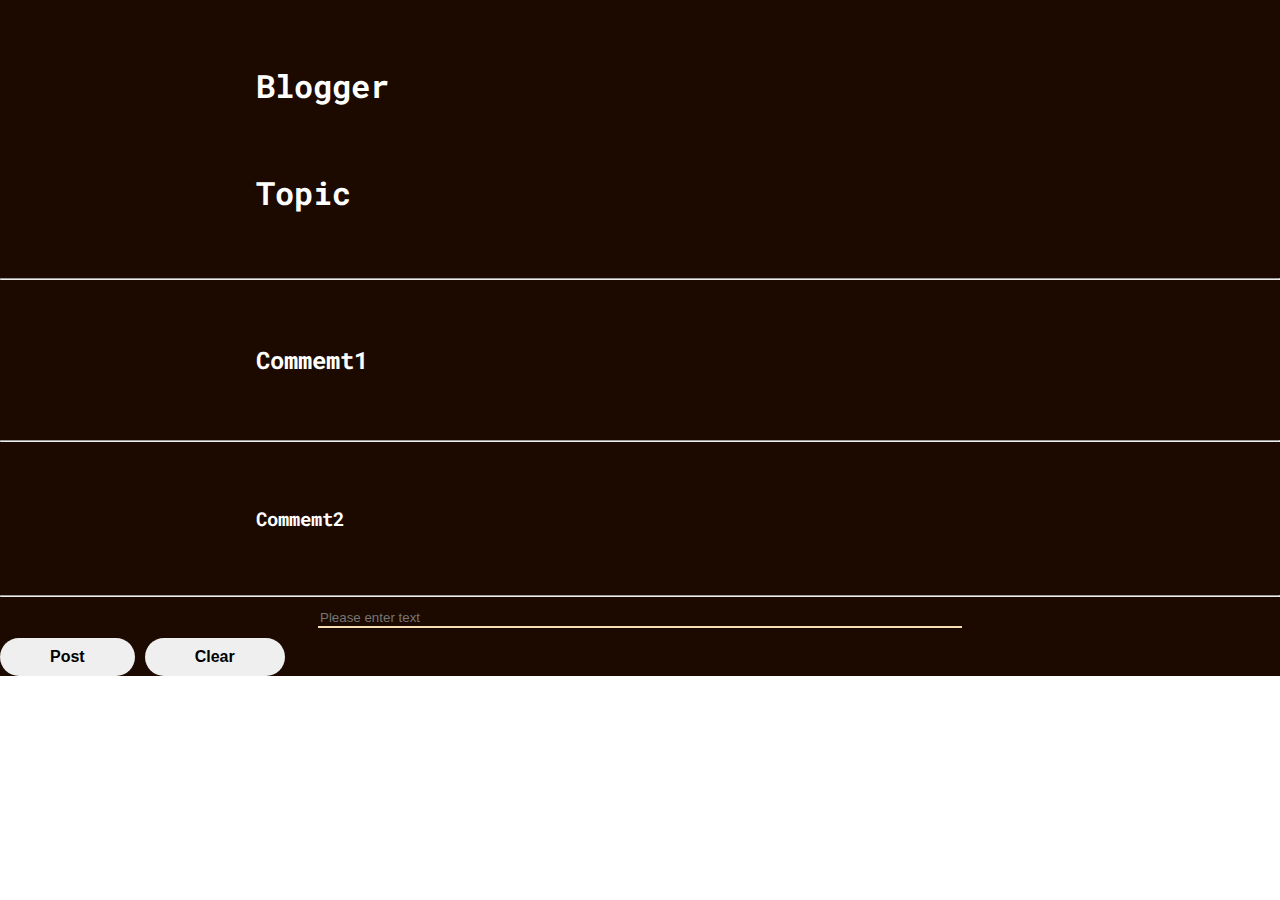
<file: Portfolio/AssignmentFile/assignment5/index.html>
<!DOCTYPE html>
<html lang="en">
<head>
    <meta charset="UTF-8">
    <meta http-equiv="X-UA-Compatible" content="IE=edge">
    <meta name="viewport" content="width=device-width, initial-scale=1.0">
	<link rel="stylesheet" href="styleblogger.css">
	<link rel="preconnect" href="https://fonts.googleapis.com">
<link rel="preconnect" href="https://fonts.gstatic.com" crossorigin>
<link href="https://fonts.googleapis.com/css2?family=Roboto+Mono:wght@400;500&display=swap" rel="stylesheet">
    <title>Document</title>
</head>
<body>
	<div class="box">
			<h1>Blogger</h1>
    		<div id="topic1"><h1>Topic</h1></div>
			<hr>
			<div id="comment1"><h2>Commemt1</h2></div>
			<hr>
			<div id="comment2"><h3>Commemt2</h3></div>
			<hr>
		<div class="inputcontainer">
			<input name="inputtext" id="inputtext" placeholder="Please enter text">
			<br/>
		</div>
		<div>
			<button type="button" onclick="postFunction()">Post</button>
			<button type="button" onclick="clearFunction()">Clear</button>
		</div>
	</div>	
	<script src="BloggerJS.js"></script>
</body>
</html>
</file>
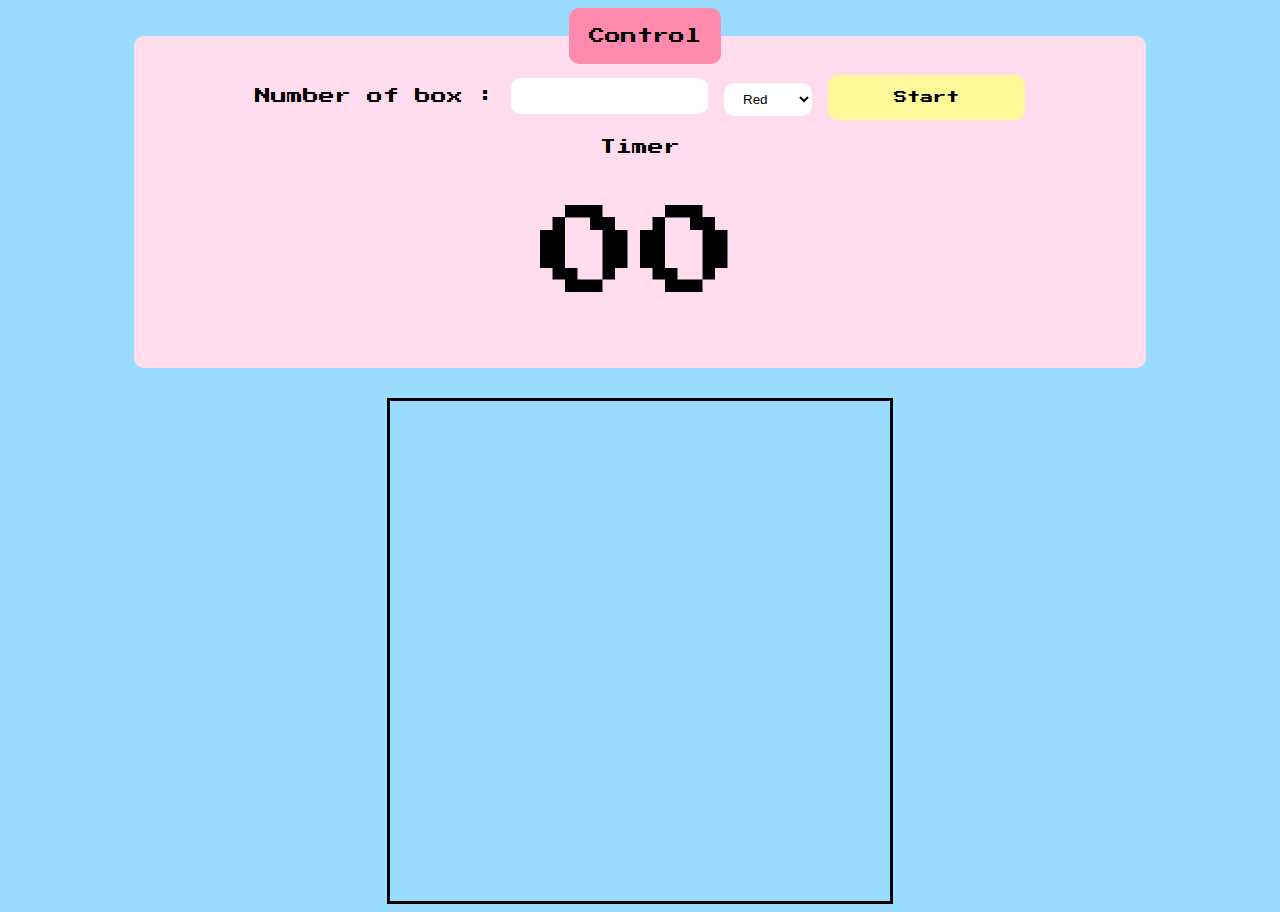
<file: Portfolio/AssignmentFile/assignment7/index.html>
<!DOCTYPE html>
<html>
	<head>
		<meta charset="UTF-8">
		<title>Square game</title>
		<script type="text/javascript" src="game.js"></script>
		<link rel="stylesheet" type="text/css" href="game.css">
		<link rel="preconnect" href="https://fonts.googleapis.com"> 
		<link rel="preconnect" href="https://fonts.gstatic.com" crossorigin> 
		<link href="https://fonts.googleapis.com/css2?family=Press+Start+2P&display=swap" rel="stylesheet">
	</head>
	<body>
		<!-- these codes were adapted from https://courses.cs.washington.edu/courses/cse154/17sp/lecture/more-dom/code/squares.html  -->

		<fieldset>
			<legend>Control</legend>
			Number of box : 
			<input type="text" name="numbox" id="numbox">
			<select class="select" name="color" id = "color">
  				<option value="red">Red</option>
  				<option value="blue">Blue</option>
  				<option value="green">Green</option>
			</select>
			<button class="startbutton" id="start">Start</button>
			<div class="timetext" id="timerClock"> Timer
				<div class="clock" id="clock">00</div>
			</div>
		</fieldset>

		<div id="game-container">
			<div id="game-layer"></div>
		</div>
	
	</body>
</html>
</file>
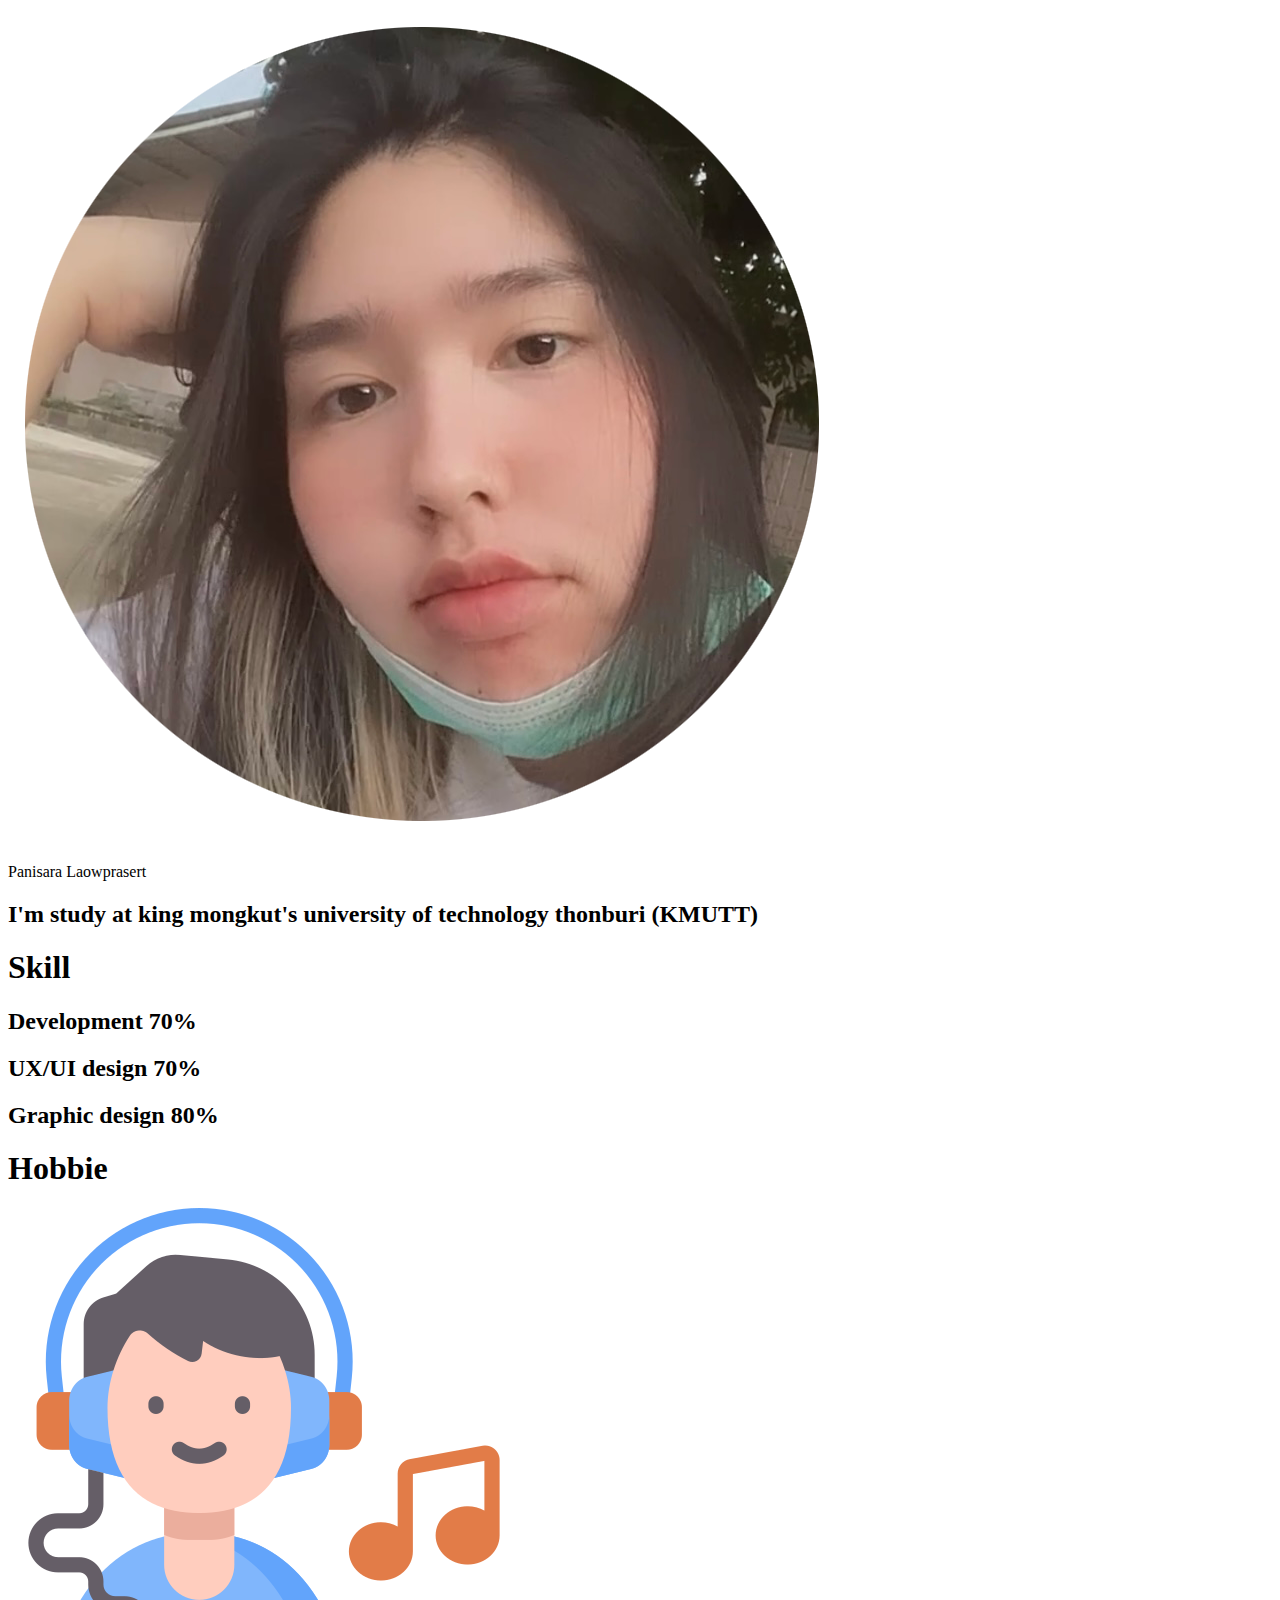
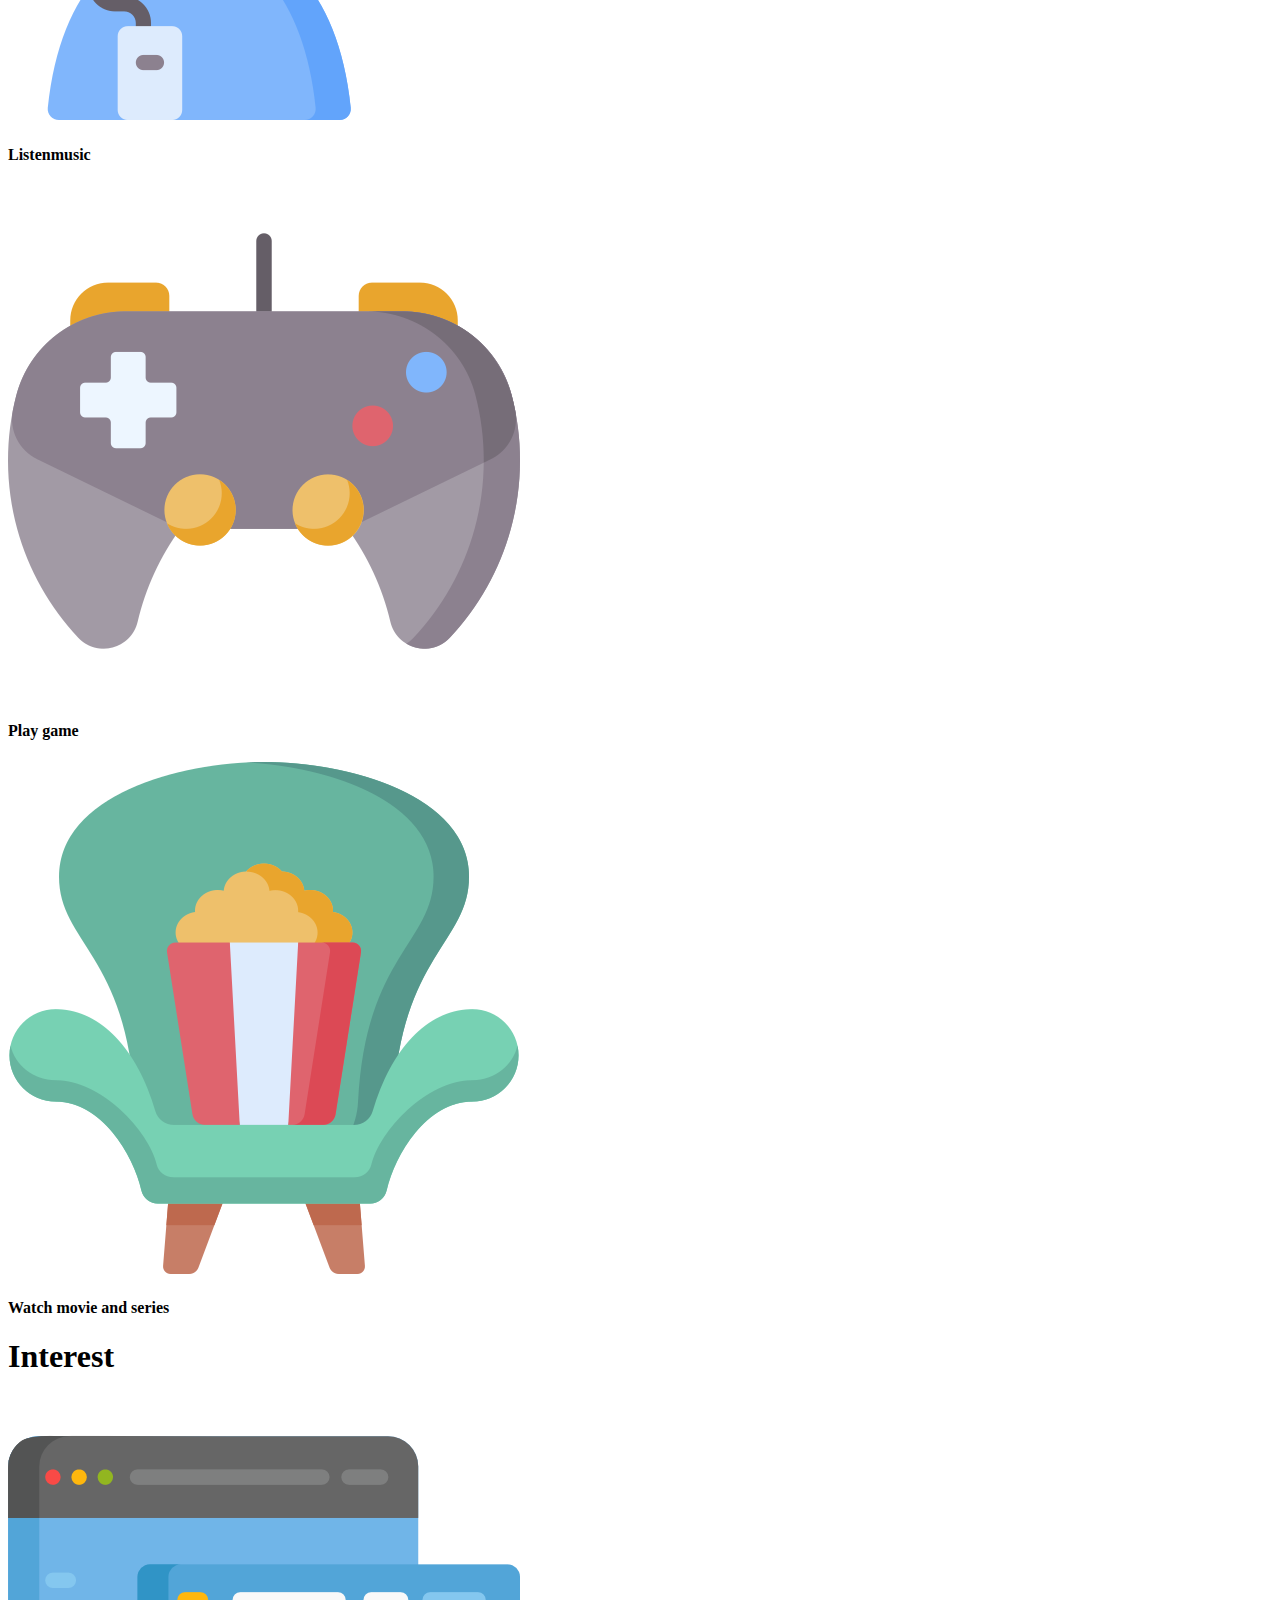
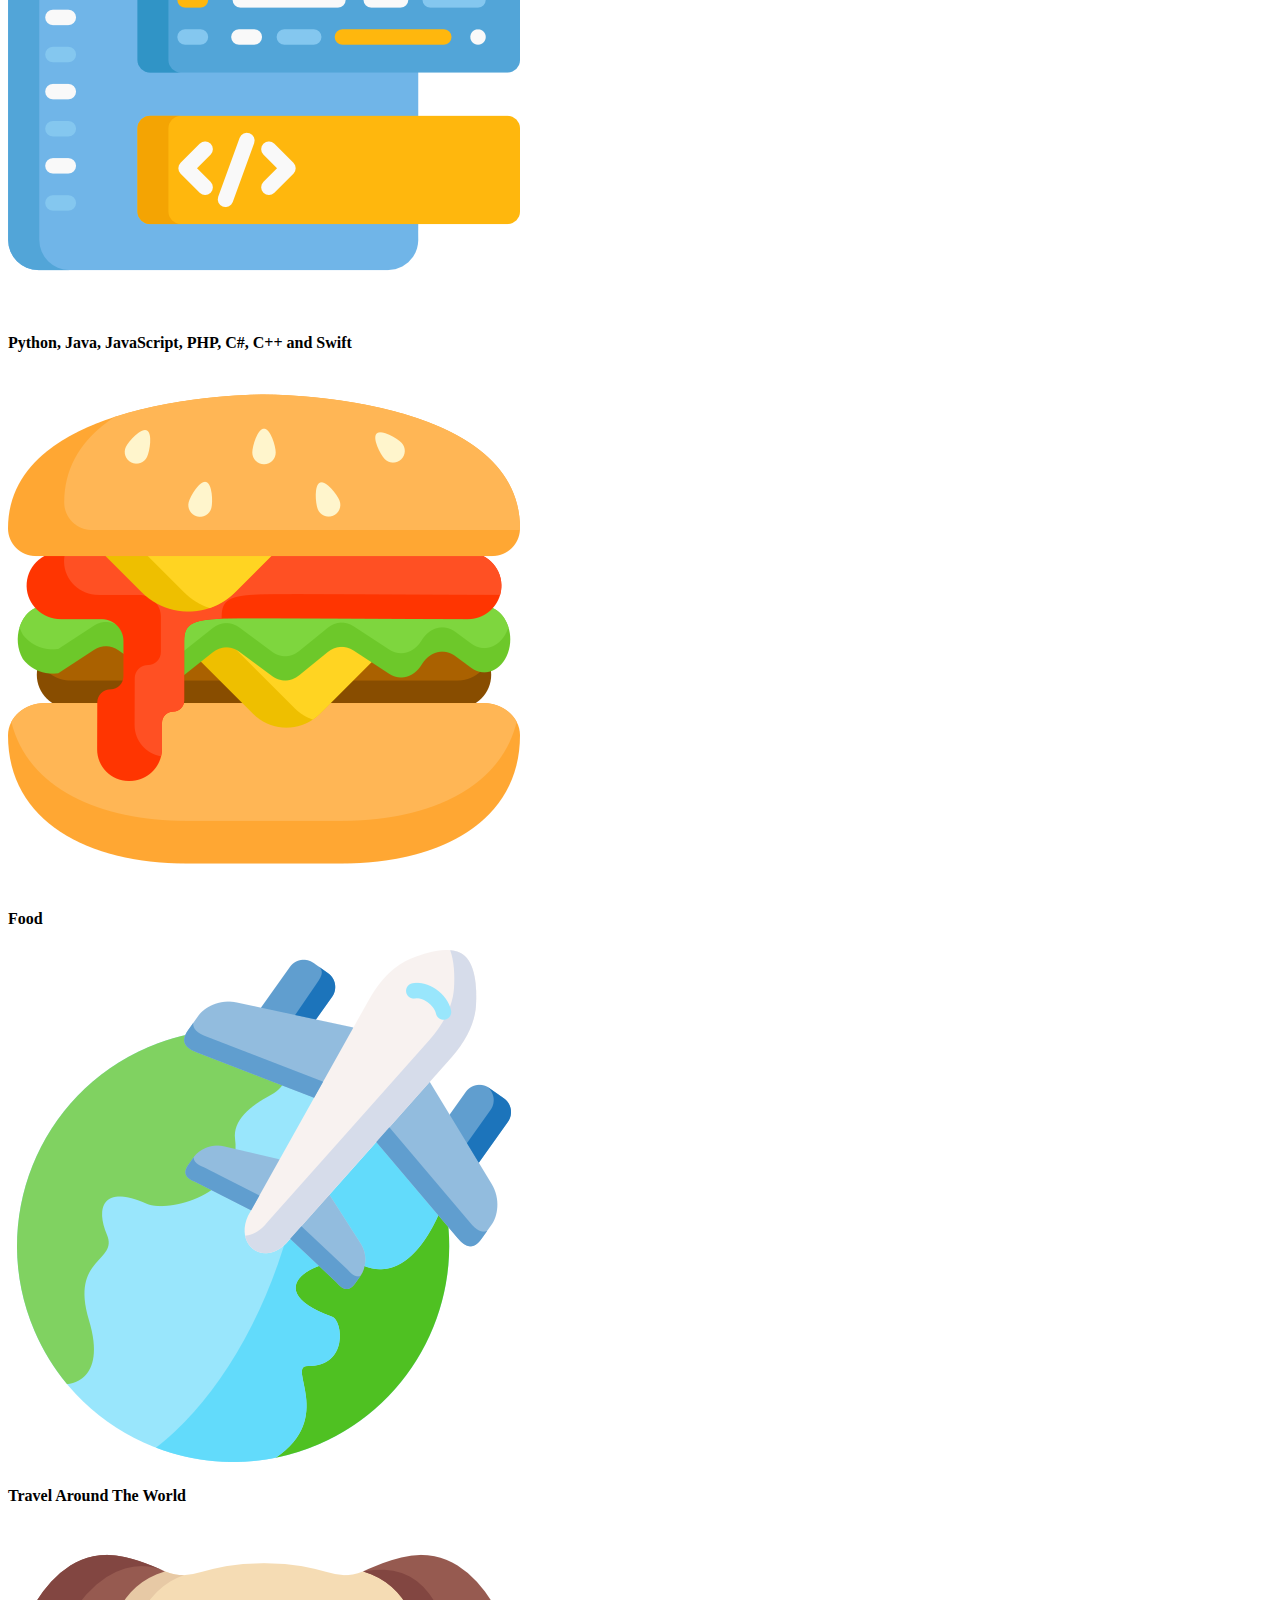
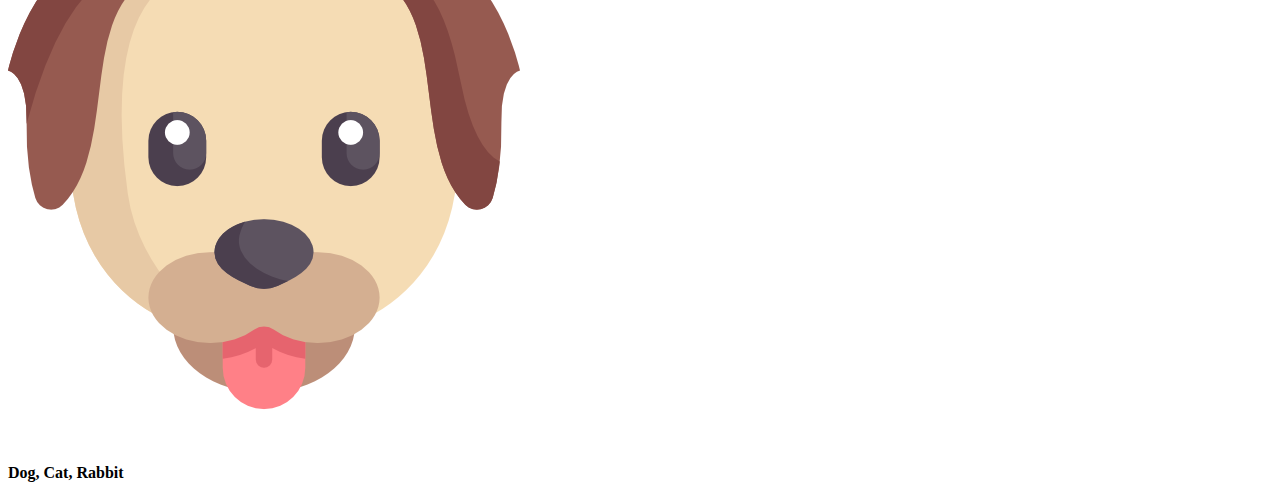
<file: Portfolio/AssignmentFile/assignment1/index1.html>
<!DOCTYPE html>
<html lang="en">
<head>
    <meta charset="UTF-8">
    <meta http-equiv="X-UA-Compatible" content="IE=edge">
    <meta name="viewport" content="width=device-width, initial-scale=1.0">
    <title>Portfolio web page</title>
</head>
<body>
    <div class="profile">
        <img class="imgparn" src="imgparn.png" alt="Imagepanisara">
        <p>Panisara Laowprasert</p>
        <h2>I'm study at king mongkut's university of technology thonburi (KMUTT)</h2>
        <div class="social">
            <a href="https://web.facebook.com/pphanisara.laoprasert/" target="_blank">
                <i class="fa-brands fa-facebook"></i>
            </a>
            <a href="https://l.facebook.com/l.php?u=https%3A%2F%2Fwww.instagram.com%2F_u%2Fparnnpnsrr%3Ffbclid%3DIwAR0qTcMXwFwljX3la0isltjBozM8nklHP9AVAXyE0xHRqVp5FxpEQwuiyq0&h=AT0Uq7A0jYoRbClqG30q21GiYJMBlYIC5fq6OyqdkDgqAU8EQ2ofnC5LeaIDLmNkM4L7UpKXuJOcYgNXznZjkemCXpWlWXAcySV7RfbH570POjvmkxXtVRhjmlUy1U8oVW7xrKbnc0TwTaMc">
                <i class="fa-brands fa-instagram"></i>
            </a>
            <a href="https://l.facebook.com/l.php?u=https%3A%2F%2Fline.me%2Fti%2Fp%2FWYu0Bhw8ps%3Ffbclid%3DIwAR0EyjlVs6oLKhWqWZE-eWHslxA_er0P7qlxSfERHi9kSteVYi7A0XHSVwU&h=AT1BT2F9IFcrz3hXStj06xEw4RvrnzEY6Ui19XQiOeG9Uqne1e1TI11BmyGVXT4wFXWufYpn4oanxiysHhEkgf34h4IqkDo61LnHtX02Yx8TcmssX_tXCUcmh3vH1A3qHJDG8qrkwyb_glQY_J9x3uQEriw" target="_blank">
                <i class="fa-brands fa-line"></i>
            </a>            
        </div>
    </div>
    <h1>Skill</h1>
    <div class="aboutme">
        <div class="skill">
            <li>
                <h2>Development 70%</h2><span class="skillbar"><span class="development"></span></span>
            </li>
            <li>
                <h2>UX/UI design 70%</h2><span class="skillbar"><span class="uxuidesign"></span></span>
            </li>
            <li>
                <h2>Graphic design 80%</h2><span class="skillbar"><span class="photography"></span></span>
            </li>
        </div>
    </div>
    <h1>Hobbie</h1>
    <div class="boxhobbie">
        <div class="hobbieitem">
            <div class="listenbox">
                <img class="listen" src="listen.png" alt="listenmusic">
                <h4>Listenmusic</h4>
            </div>
        </div>
        <div class="hobbieitem">
            <div class="gamingbox">
                <img class="gaming" src="gaming.png" alt="playgame">
                <h4>Play game</h4>
            </div>
        </div>
        <div class="hobbieitem">
            <div class="watchbox">
                <img class="watch" src="watch.png" alt="watchmovie">
                <h4>Watch movie and series</h4>
            </div>
        </div>
    </div>
    <h1>Interest</h1>
    <div class="boxinterest">
        <div class="interestitem">
            <div class="codingbox">
                <img class="coding" src="coding.png" alt="code">
                <h4>Python, Java, JavaScript, PHP, C#, C++ and Swift</h4>
            </div>
        </div>
        <div class="interestitem">
            <div class="foodbox">
                <img class="food" src="burger.png" alt="food">
                <h4>Food</h4>
            </div>
        </div>
        <div class="interestitem">
            <div class="travelbox">
                <img class="travel" src="travel.png" alt="travel">
                <h4>Travel Around The World</h4>
            </div>
        </div>
        <div class="interestitem">
            <div class="petshbox">
                <img class="pets" src="dog.png" alt="pets">
                <h4>Dog, Cat, Rabbit</h4>
            </div>
        </div>
    </div>
</body>
</html>
</file>
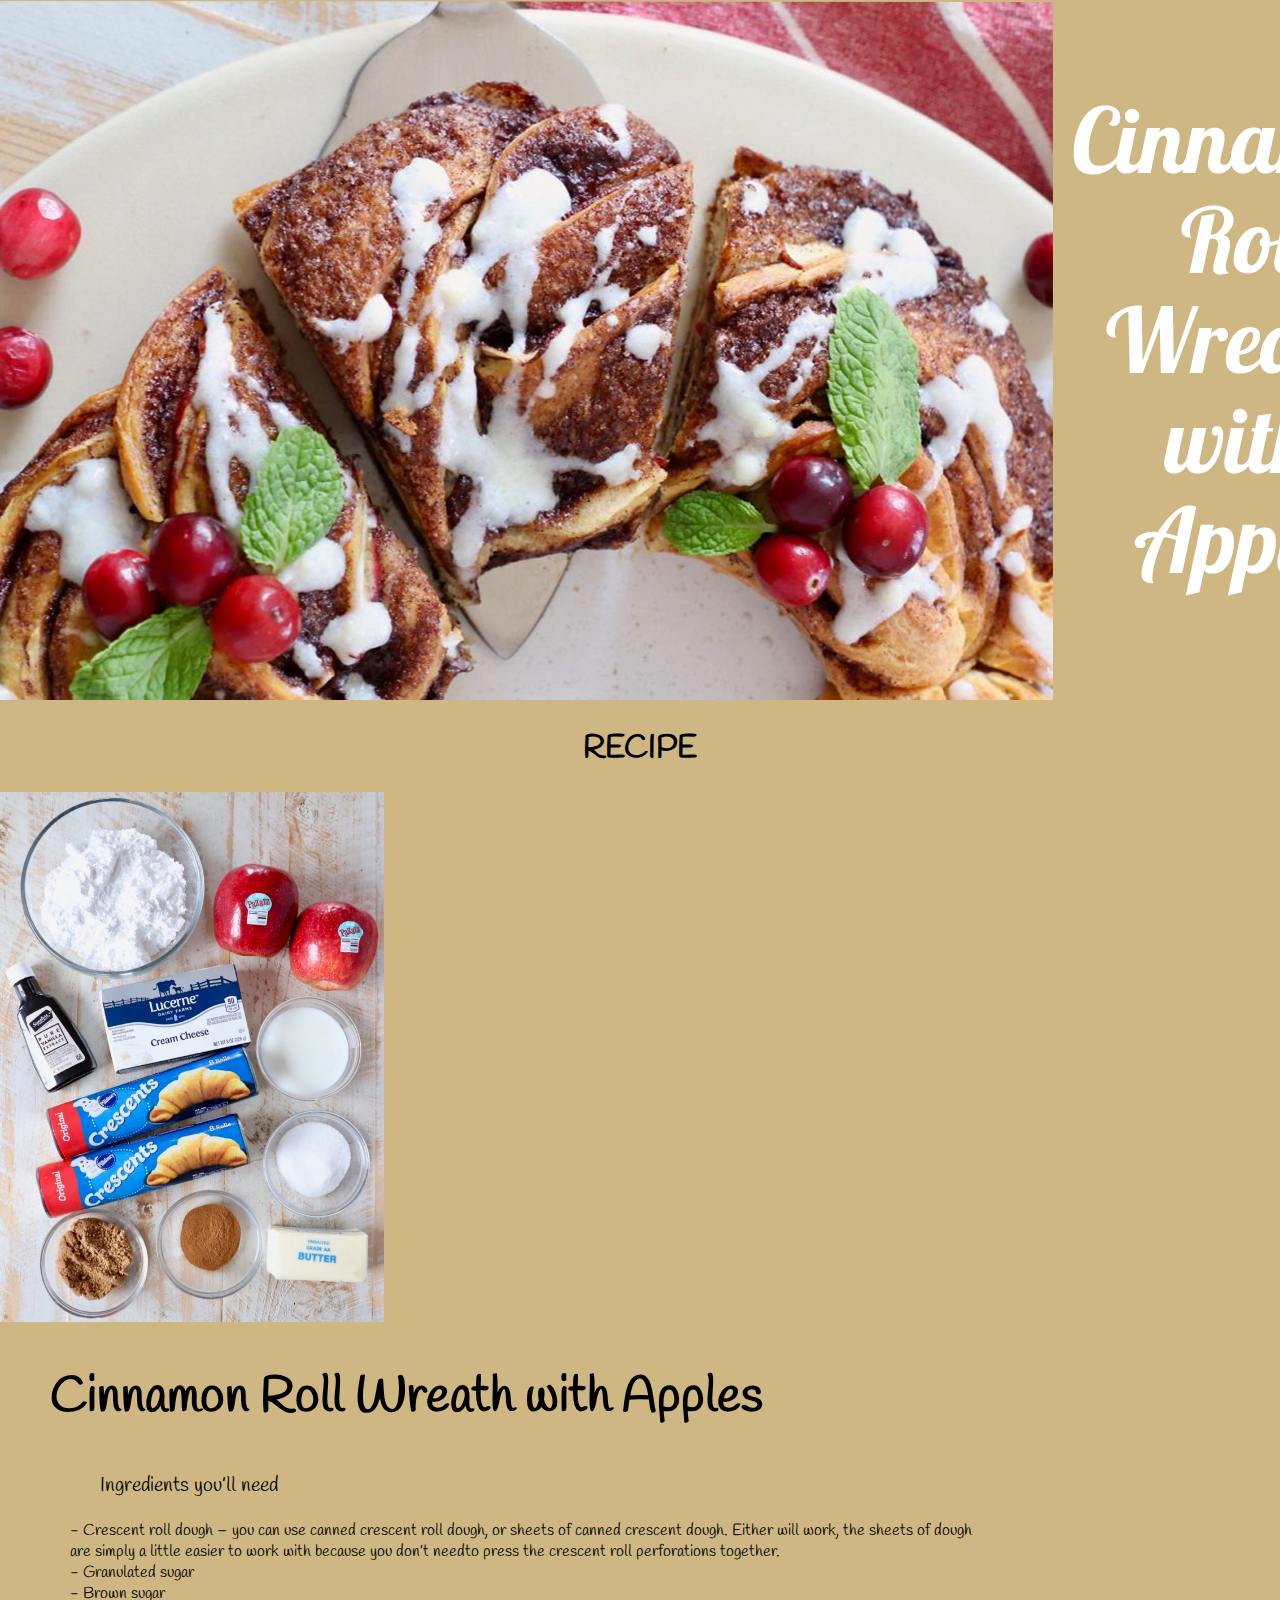
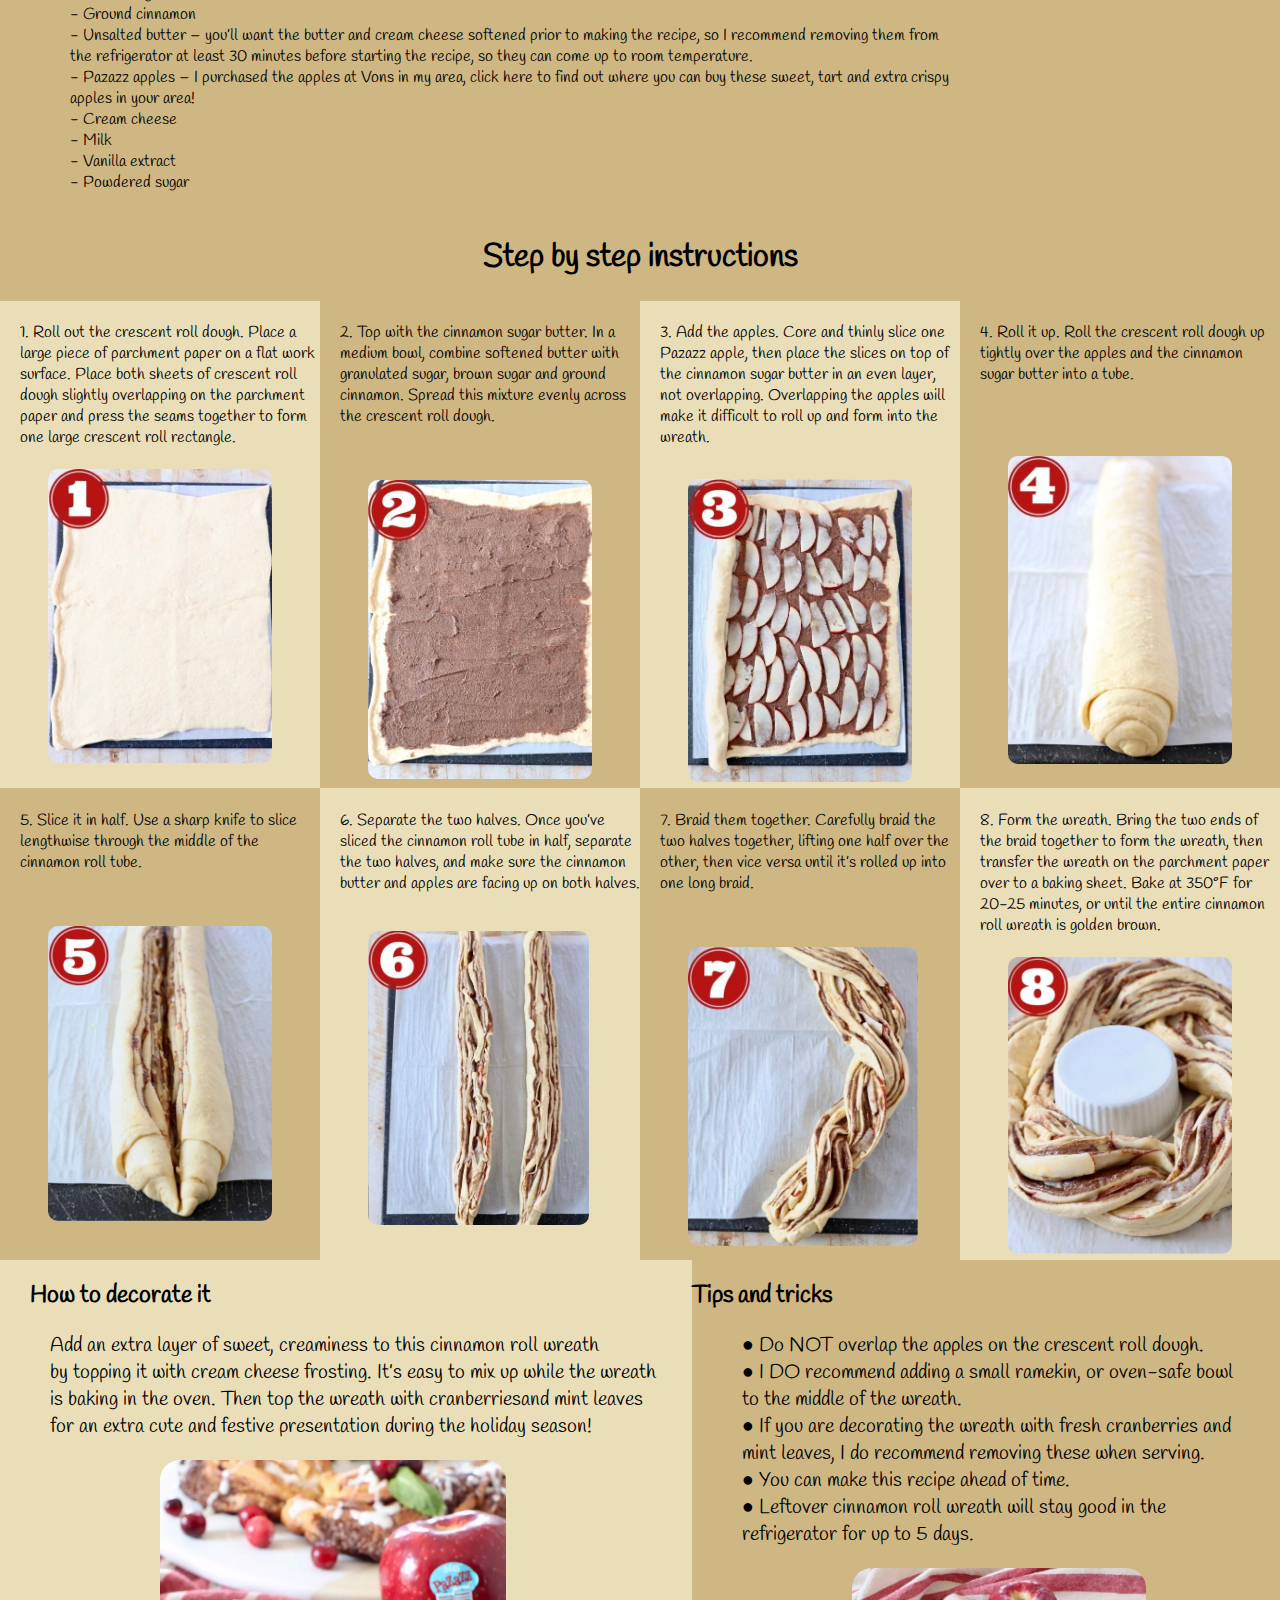
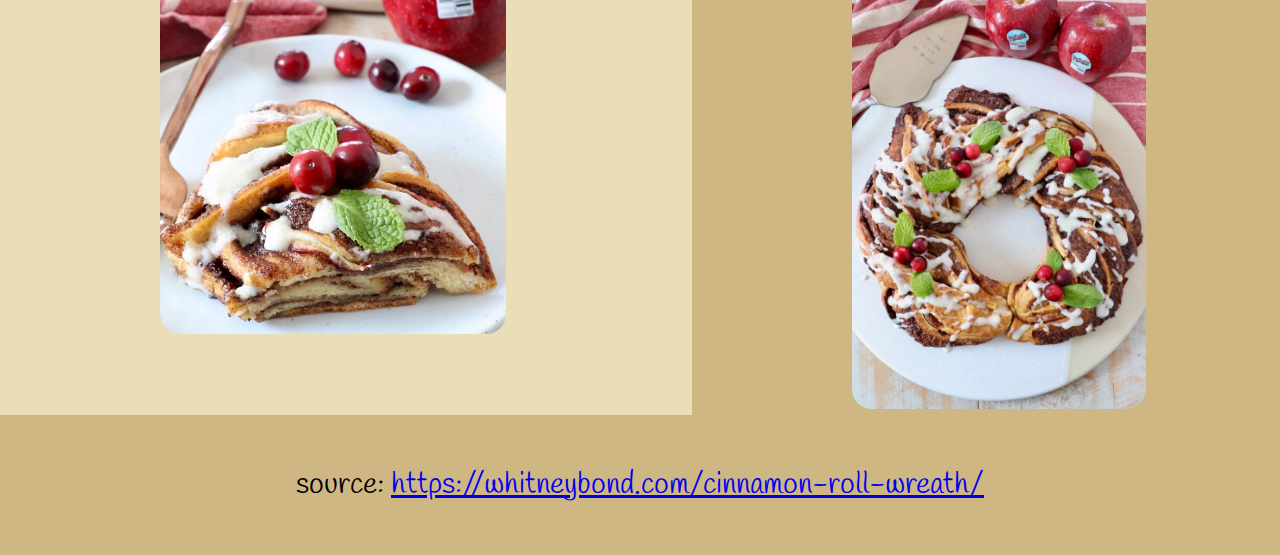
<file: Portfolio/AssignmentFile/assignment3/recipe.html>
<!DOCTYPE html>
<html>
<head>
	<meta charset='utf-8'>
	<meta http-equiv='X-UA-Compatible' content='IE=edge'>
	<title>Cinnamon Roll Wreath with Apples</title>
	<meta name='viewport' content='width=device-width, initial-scale=1'>
	<link rel="stylesheet" href="stylecinnamon.css">
	<link rel="preconnect" href="https://fonts.googleapis.com"> 
<link rel="preconnect" href="https://fonts.gstatic.com" crossorigin> 
<link href="https://fonts.googleapis.com/css2?family=Fredoka+One&family=Handlee&family=Mukta:wght@200;300;400;500;600;700;800&display=swap" rel="stylesheet">
</head>
<body>
	<img class="coverpic" src="pic/cover.png">
	<h1>RECIPE</h1>
	<div class="container">
			<img class="cinnamon1img" src="pic/cinnamon-1.jpeg" alt="">
		<div class="ingredientsbox">
			<h2 class="cinnamonname">Cinnamon Roll Wreath with Apples</h2>
			<h3>Ingredients you’ll need</h3>
			<h4>
				- Crescent roll dough – you can use canned crescent roll dough, or sheets of canned crescent dough. Either will work, the sheets of dough <br>
				are simply a little easier to work with because you don’t needto press the crescent roll perforations together. <br>
				- Granulated sugar <br>
				- Brown sugar <br>
				- Ground cinnamon <br>
				- Unsalted butter – you’ll want the butter and cream cheese softened prior to making the recipe, so I recommend removing them from <br>
				the refrigerator at least 30 minutes before starting the recipe, so they can come up to room temperature.<br>
				- Pazazz apples – I purchased the apples at Vons in my area, click here to find out where you can buy these sweet, tart and extra crispy <br> 
				apples in your area!<br>
				- Cream cheese<br>
				- Milk<br>
				- Vanilla extract<br>
				- Powdered sugar<br>
			</h4>
		</div>
	</div>
	<div class="stepbox">
		<h1 class="step">Step by step instructions</h1>
		<div class="containerstep1">
			<div class="stepbox1">
				<h4>
					1. Roll out the crescent roll dough. Place a large piece of parchment paper on a flat work surface. 
					Place both sheets of crescent roll dough slightly overlapping on the parchment paper and press the seams 
					together to form one large crescent roll rectangle.
				</h4>
				<img class="step1img" src="pic/1.jpg" alt="step instructions">
			</div>
			<div class="stepbox2">
				<h4>
					2. Top with the cinnamon sugar butter. In a medium bowl, combine softened butter with granulated sugar, 
					brown sugar and ground cinnamon. Spread this mixture evenly across the crescent roll dough.
				</h4>
				<img class="step2img" src="pic/2.jpg" alt="step instructions">
			</div>
			<div class="stepbox3">
				<h4>
					3. Add the apples. Core and thinly slice one Pazazz apple, then place the slices on top of the cinnamon sugar 
					butter in an even layer, not overlapping. Overlapping the apples will make it difficult to roll up and form into the wreath.
				</h4>
				<img class="step3img" src="pic/ 3.jpg" alt="step instructions">
			</div>
			<div class="stepbox4">
				<h4>
					4. Roll it up. Roll the crescent roll dough up tightly over the apples and the cinnamon sugar butter into a tube.
				</h4>
				<img class="step4img" src="pic/4.jpg" alt="step instructions">
			</div>
		</div>
		<div class="containerstep2">
			<div class="stepbox5">
				<h4>
					5. Slice it in half. Use a sharp knife to slice lengthwise through the middle of the cinnamon roll tube.
				</h4>
				<img class="step5img" src="pic/5.jpg" alt="step instructions">
			</div>
			<div class="stepbox6">
				<h4>
					6. Separate the two halves. Once you’ve sliced the cinnamon roll tube in half, separate the two halves, and make sure 
					the cinnamon butter and apples are facing up on both halves.
				</h4>
				<img class="step6img" src="pic/6.jpg" alt="step instructions">
			</div>
			<div class="stepbox7">
				<h4>
					7. Braid them together. Carefully braid the two halves together, lifting one half over the other, then vice versa until it’s 
					rolled up into one long braid.
				</h4>
				<img class="step7img" src="pic/7.jpg" alt="step instructions">
			</div>
			<div class="stepbox8">
				<h4>
					8. Form the wreath. Bring the two ends of the braid together to form the wreath, then transfer the wreath on the parchment paper over 
					to a baking sheet. Bake at 350°F for 20-25 minutes, or until the entire cinnamon roll wreath is golden brown.
				</h4>
				<img class="step8img" src="pic/8.jpg" alt="step instructions">
			</div>
		</div>
	</div>
	<div class="container2">
		<div class="decoratebox">
			<h2 class="decorate">How to decorate it</h2>
			<h3>
				Add an extra layer of sweet, creaminess to this cinnamon roll 
				wreath <br> by topping it with cream cheese frosting. It’s easy to mix
				up while the wreath <br> is baking in the oven. Then top the wreath  
				with cranberriesand mint leaves for an extra cute and festive 
				presentation during the holiday season!
			</h3>
			<img class="decorateimg" src="pic/cinnamon-3.jpeg" alt="How to decorate">
		</div>
		<div class="tipsbox">
			<h2 class="tips">Tips and tricks</h2>
			<h3>
				● Do NOT overlap the apples on the crescent roll dough. <br>
				● I DO recommend adding a small ramekin, or oven-safe 
				bowl to the middle of the wreath. <br>
				● If you are decorating the wreath with fresh cranberries 
				and mint leaves, I do recommend removing these when serving. <br>
				● You can make this recipe ahead of time. <br>
				● Leftover cinnamon roll wreath will stay good in 
				the refrigerator for up to 5 days. 
			</h3>
			<img class="tipsimg" src="pic/cinnamon-5.jpeg" alt="How to decorate">
		</div>
	</div>
	<div class="source">
		source: <a href="https://whitneybond.com/cinnamon-roll-wreath/" target="_blank">https://whitneybond.com/cinnamon-roll-wreath/</a> 
	</div>
</body>
</html>
</file>
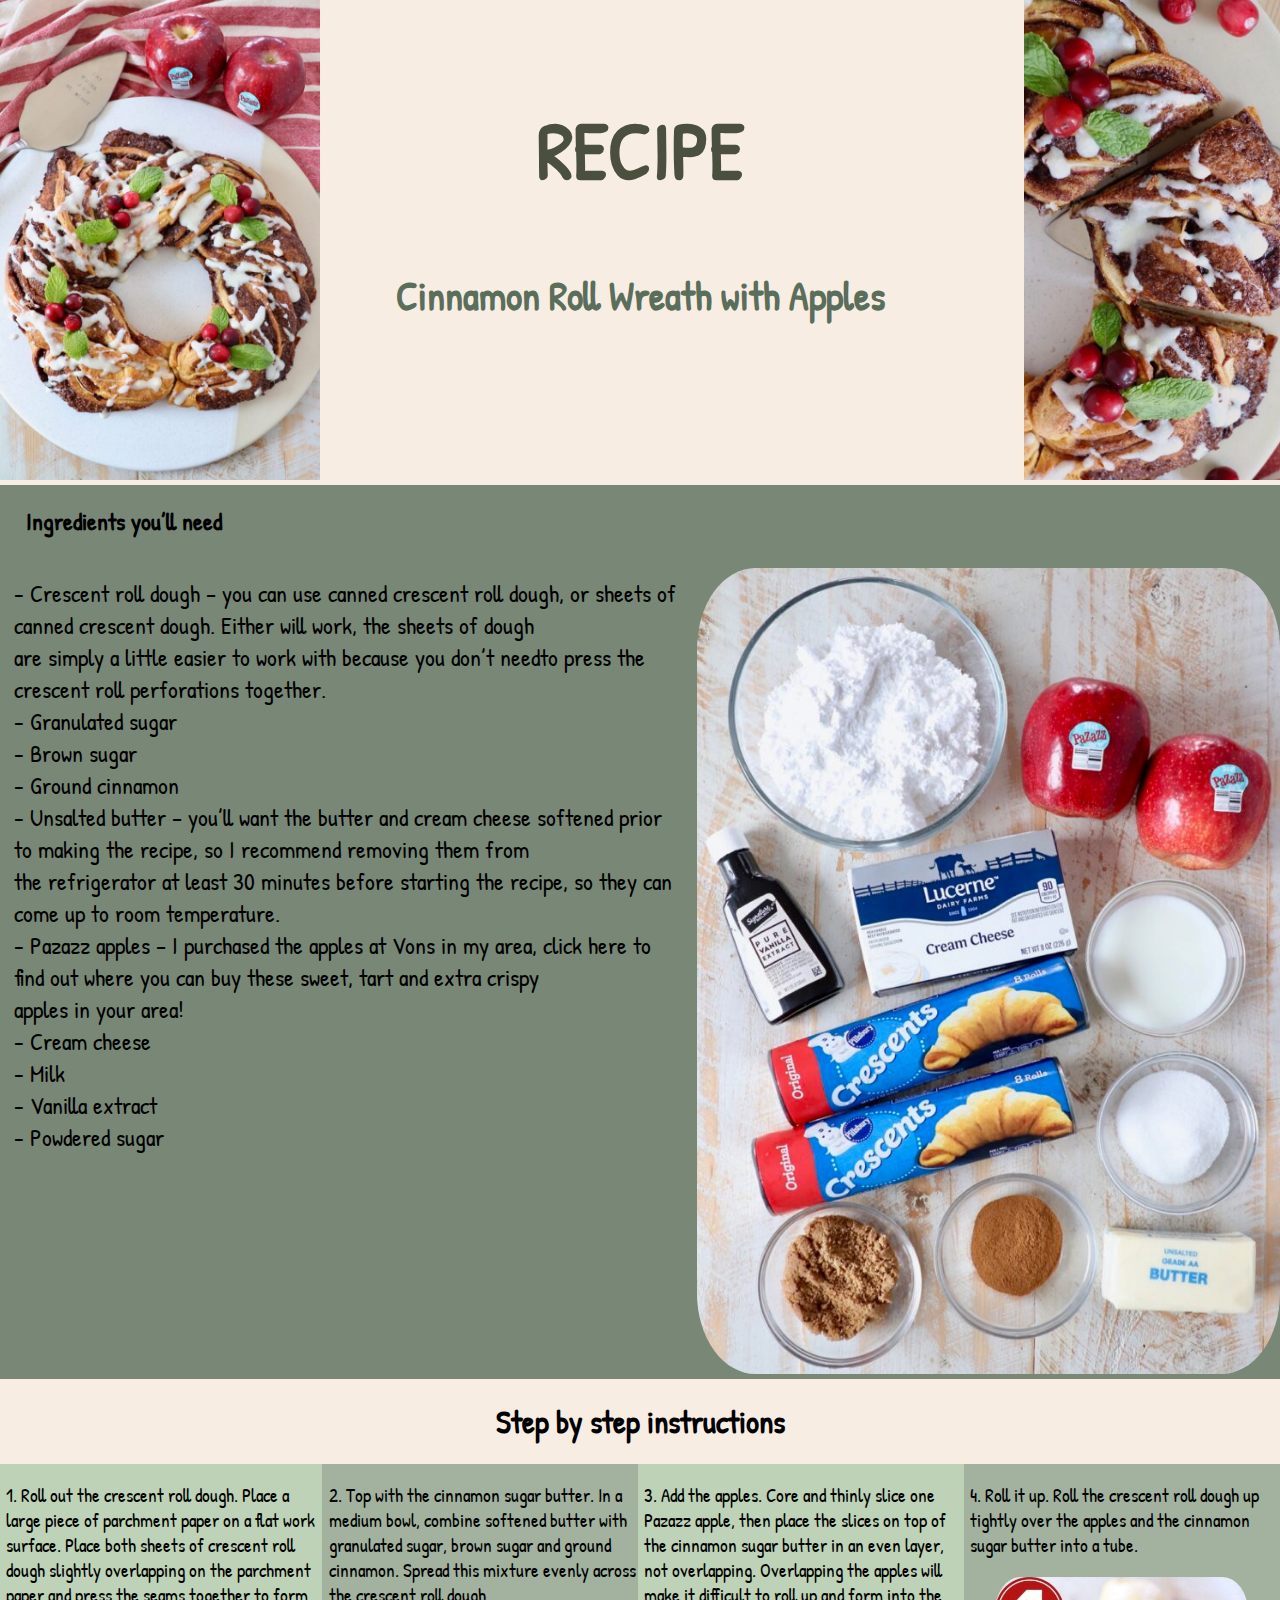
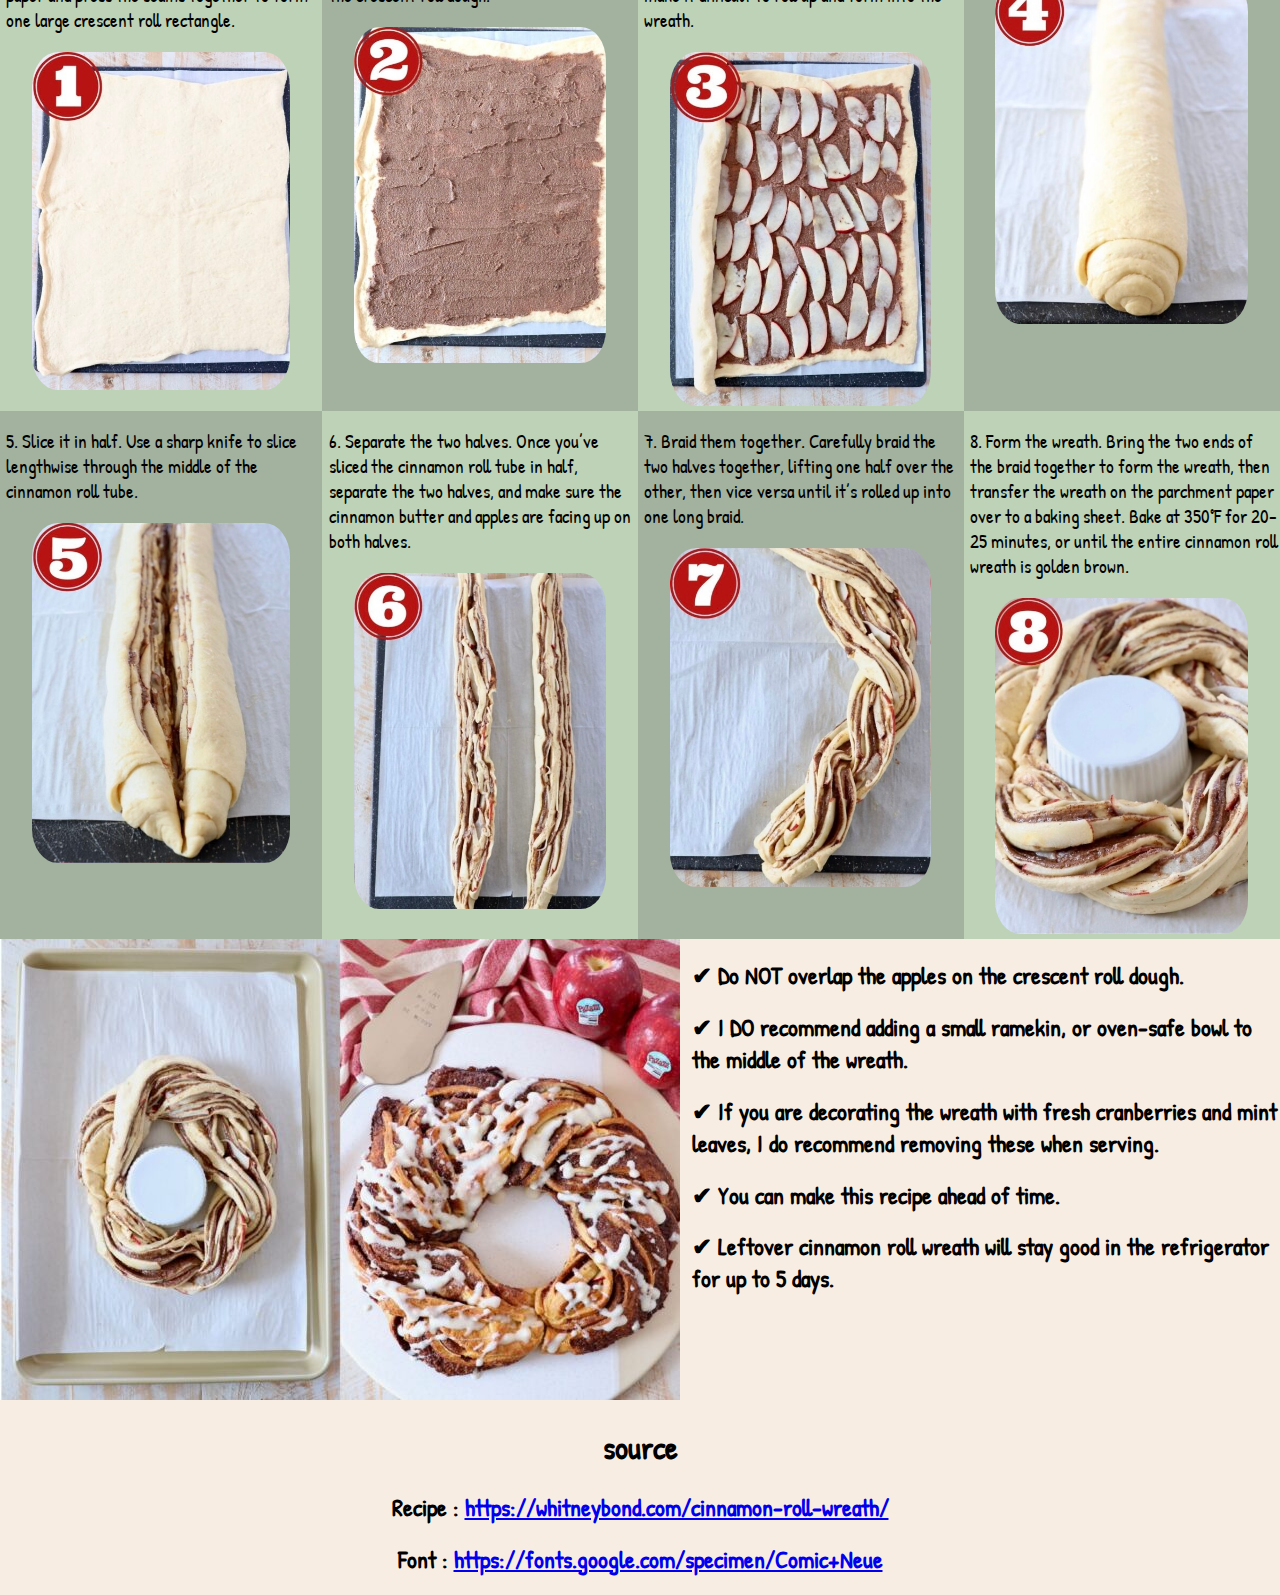
<file: Portfolio/AssignmentFile/assignment4/assignment4.html>
<!DOCTYPE html>
<html lang="en">
<head>
    <meta charset="UTF-8">
    <meta http-equiv="X-UA-Compatible" content="IE=edge">
    <meta name="viewport" content="width=device-width, initial-scale=1.0">
    <link rel="stylesheet" href="assignment4.css">
    <link rel="preconnect" href="https://fonts.googleapis.com"> 
<link rel="preconnect" href="https://fonts.gstatic.com" crossorigin> 
<link href="https://fonts.googleapis.com/css2?family=Patrick+Hand&display=swap" rel="stylesheet">
    <title>Assignment4</title>
</head>
<body>
    <div class="grid-container-recipe">
        <div id="img5"><img src="pic/cinnamon-5.jpeg" alt=""></div>
        <div id="recipe"><h1>RECIPE</h1><h2 class="name">Cinnamon Roll Wreath with Apples</h2></div>
        <div id="img4"><img src="pic/cinnamon-4.jpeg" alt=""></div>
    </div>
    <div class="grid-container">
        <div id="title"><h2 class="need">Ingredients you’ll need</h2></div>
        <div><h2 class="ingredients">
                - Crescent roll dough – you can use canned crescent roll dough, or sheets of canned crescent dough. Either will work, the sheets of dough <br>
				are simply a little easier to work with because you don’t needto press the crescent roll perforations together. <br>
				- Granulated sugar <br>
				- Brown sugar <br>
				- Ground cinnamon <br>
				- Unsalted butter – you’ll want the butter and cream cheese softened prior to making the recipe, so I recommend removing them from <br>
				the refrigerator at least 30 minutes before starting the recipe, so they can come up to room temperature.<br>
				- Pazazz apples – I purchased the apples at Vons in my area, click here to find out where you can buy these sweet, tart and extra crispy <br> 
				apples in your area!<br>
				- Cream cheese<br>
				- Milk<br>
				- Vanilla extract<br>
				- Powdered sugar<br>
            </h2>
        </div>
        <div id="imgingredients"><img src="pic/cinnamon-1.jpeg" alt=""></div>
    </div>
    <div class="grid-container2">
        <div id="step">
            <h1>Step by step instructions</h1>
        </div>
        <div class="stepbox1" id="step1">
            <h3>1. Roll out the crescent roll dough. Place a large piece of parchment paper on a flat work surface. 
                Place both sheets of crescent roll dough slightly overlapping on the parchment paper and press the seams 
                together to form one large crescent roll rectangle.
            </h3>
            <img src="pic/1.jpg" alt="">
        </div>
        <div class="stepbox2" id="step2">
            <h3>2. Top with the cinnamon sugar butter. In a medium bowl, combine softened butter with granulated sugar, 
                brown sugar and ground cinnamon. Spread this mixture evenly across the crescent roll dough.
            </h3>
            <img src="pic/2.jpg" alt="">
        </div>
        <div class="stepbox3" id="step3">
            <h3>3. Add the apples. Core and thinly slice one Pazazz apple, then place the slices on top of the cinnamon sugar 
                butter in an even layer, not overlapping. Overlapping the apples will make it difficult to roll up and form into the wreath.
            </h3>
            <img src="pic/ 3.jpg" alt="">
        </div>
        <div class="stepbox4" id="step4">
            <h3>4. Roll it up. Roll the crescent roll dough up tightly over the apples and the cinnamon sugar butter into a tube.
            </h3>
            <img src="pic/4.jpg" alt="">
        </div>
        <div class="stepbox5" id="step5">
            <h3>5. Slice it in half. Use a sharp knife to slice lengthwise through the middle of the cinnamon roll tube.
            </h3>
            <img src="pic/5.jpg" alt="">
        </div>
        <div class="stepbox6" id="step6">
            <h3>6. Separate the two halves. Once you’ve sliced the cinnamon roll tube in half, separate the two halves, and make sure 
                the cinnamon butter and apples are facing up on both halves.
            </h3>
            <img src="pic/6.jpg" alt="">
        </div>
        <div class="stepbox7" id="step7">
            <h3>7. Braid them together. Carefully braid the two halves together, lifting one half over the other, then vice versa until it’s 
                rolled up into one long braid.
            </h3>
            <img src="pic/7.jpg" alt="">
        </div>
        <div class="stepbox8" id="step8">
            <h3>8. Form the wreath. Bring the two ends of the braid together to form the wreath, then transfer the wreath on the parchment paper over 
                to a baking sheet. Bake at 350°F for 20-25 minutes, or until the entire cinnamon roll wreath is golden brown.
            </h3>
            <img src="pic/8.jpg" alt="">
        </div>
    </div>
    <div class="grid-container-tips">
        <div id="img6"><img src="pic/cinnamon-6.jpeg" alt=""></div>
        <div id="tips">
            <h2>✔ Do NOT overlap the apples on the crescent roll dough.</h2>
            <h2>✔ I DO recommend adding a small ramekin, or oven-safe bowl to the middle of the wreath.</h2>
            <h2>✔ If you are decorating the wreath with fresh cranberries and mint leaves, I do recommend removing these when serving.</h2>
            <h2>✔ You can make this recipe ahead of time.</h2>
            <h2>✔ Leftover cinnamon roll wreath will stay good in the refrigerator for up to 5 days.</h2>
        </div>
        <div class="source" id="source">
            <h1>source</h1>
            <h2>Recipe : <a href="https://whitneybond.com/cinnamon-roll-wreath/" target="_blank">https://whitneybond.com/cinnamon-roll-wreath/</a></h2>
            <h2>Font : <a href="https://fonts.google.com/specimen/Comic+Neue" target="_blank">https://fonts.google.com/specimen/Comic+Neue</a></h2>
        </div>
    </div>
</body>
</html>
</file>
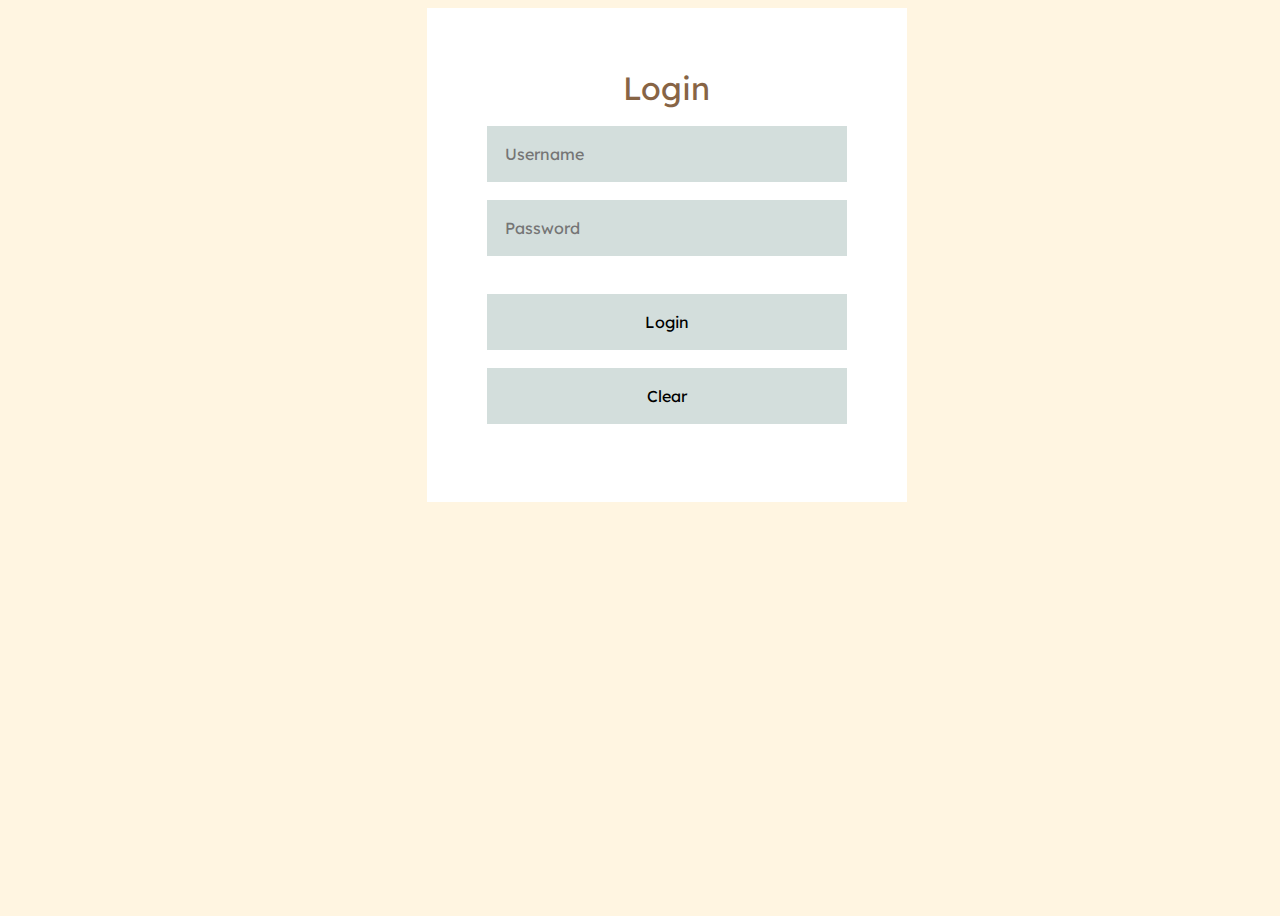
<file: Portfolio/AssignmentFile/assignment6/login.html>
<!DOCTYPE html>
<html>
<head>
	<meta charset='utf-8'>
	<meta http-equiv='X-UA-Compatible' content='IE=edge'>
	<title>Page Title</title>
	<meta name='viewport' content='width=device-width, initial-scale=1'>
	<link rel='stylesheet' type='text/css' media='screen' href='login.css'>
	<link rel='stylesheet' type='text/css' media='screen' href='regis.css'>
	<link rel="preconnect" href="https://fonts.googleapis.com"> 
<link rel="preconnect" href="https://fonts.gstatic.com" crossorigin> 
<link href="https://fonts.googleapis.com/css2?family=Lexend+Deca:wght@100;200;300;400;500;600;700;800;900&display=swap" rel="stylesheet">
	<script src='login.js'></script>
</head>
<body>
	<div class="loginpage">
	<form class="loginForm" name="myLogin" id = "myLogin">
			<legend>Login</legend>
			<input type="text" name="username" placeholder="Username" id="username" required>
			<br>
			<input type="password" name="password" placeholder="Password" required>
			<div class="button">
				<br>
				<input type="submit" value="Login">
				<br>
				<input type="reset" value="Clear">
			</div>
	</form>
	</div>
</body>
</html>
</file>
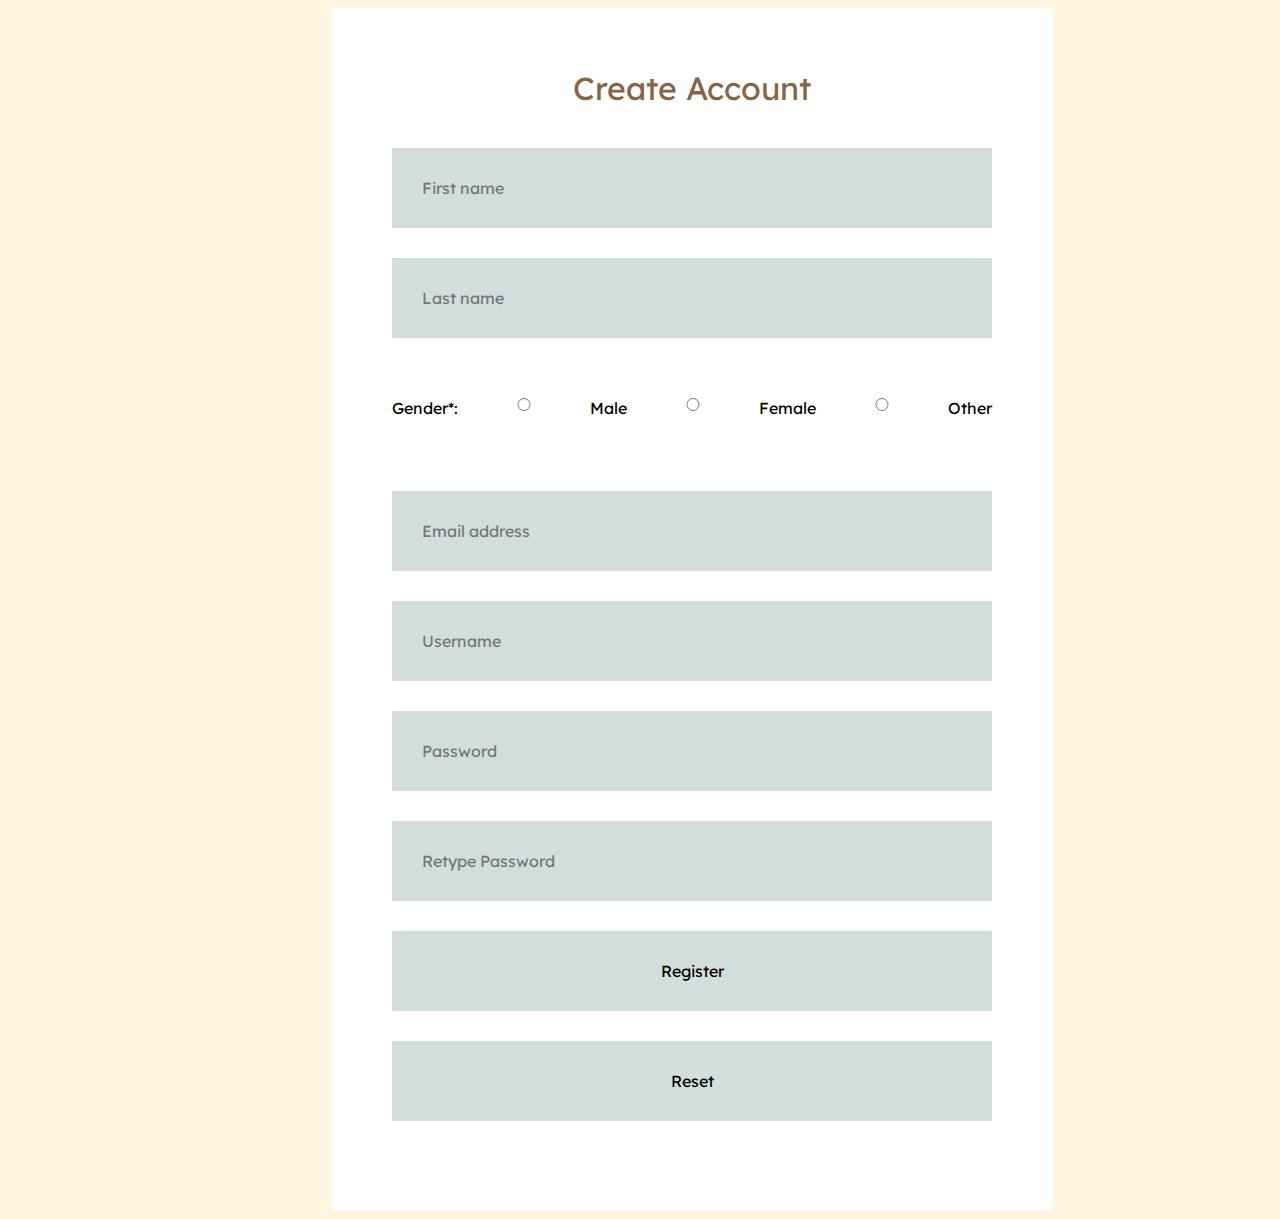
<file: Portfolio/AssignmentFile/assignment6/register.html>
<!DOCTYPE html>
<html>
<head>
	<meta charset='utf-8'>
	<meta http-equiv='X-UA-Compatible' content='IE=edge'>
	<title>Page Title</title>
	<meta name='viewport' content='width=device-width, initial-scale=1'>
	<link rel='stylesheet' type='text/css' media='screen' href='regis.css'>
	<link rel="preconnect" href="https://fonts.googleapis.com"> 
<link rel="preconnect" href="https://fonts.gstatic.com" crossorigin> 
<link href="https://fonts.googleapis.com/css2?family=Lexend+Deca:wght@100;200;300;400;500;600;700;800;900&display=swap" rel="stylesheet">
	<script src='register.js'></script>
</head>
<body>
	<div class="registerWebPage">
	<form class="myform" name="myForm" id="myForm" action="login.html">
			<legend>Create Account</legend>
			<span></span> <br>
			<span id="errormsg"></span> <br>
			<input type="text" name="firstname" placeholder="First name" required>
			<input type="text" name="lastname" placeholder="Last name" >
			<br>
			<div class="gender">
			Gender*: 
			<input type="radio" name="gender" value="male" >Male
			<input type="radio" name="gender" value="female" >Female
			<input type="radio" name="gender" value="female" >Other
			<br>
			</div>
			<br>
			<input type="email" name="email" placeholder="Email address" >
			<br>
			<input type="text" name="username" placeholder="Username" >
			<br>
			<input type="password" name="password" placeholder="Password" required>
			<br>
			<input type="password" name="password" placeholder="Retype Password" required>
			<br>
			<div class="button">
				<input class="buttomregis" type="submit" value="Register">
				<input class="buttomreset" type="reset" value="Reset">
			</div>
	</form>
	</div>
</body>
</html>
</file>
<file: Portfolio/AssignmentFile/assignment5/styleblogger.css>
body{
    font-family: 'Roboto Mono', monospace;
    display: flex;
    justify-content: center;
    align-items: center;
    margin: 0;
    padding: 0;
    color: white;
}
.box{
    width: 300%;
    border: 2% solid #1C0A00;
    background-color: #1C0A00;
}
h1, h2, h3{
    margin-left: 20%;
    margin-top: 5%;
    margin-bottom: 5%;
}
input {
    width: 50%;
    height: 100%;
    border: none;
    border-bottom: 2px solid wheat;
    background-color: transparent;
    margin-bottom: 10px;
    resize: none;
    outline: none;
    color: white;
}
.inputcontainer {
    text-align: center;
}
button{
    padding: 10px 50px;
    border: none;
    border-radius: 20px;
    font-weight: bold;
    font-size: 100%;
}
</file>
<file: Portfolio/AssignmentFile/assignment7/game.css>
body{
    font-family: 'Press Start 2P', cursive;
    background-color: #9ADCFF;
}
#game-container {
	margin-top: 30px;
    display: flex;
    justify-content: space-around;
}
#game-layer {
    position: relative;
    width: 500px;
    height: 500px;
    
    border: 3px solid black;
}

.square {
    position: absolute;
    width: 25px;
    height: 25px;
    border: 3px solid black;
}
legend{
    text-align: center;
    margin: 5px;
    padding: 20px;
    background-color: #FF8AAE;
    border-radius: 10px;
}
fieldset{
    background-color: #FFDDEE;
    margin-left: 10%;
    margin-right: 10%;
    padding-bottom: 5%;
    border: 0;
    border-radius: 10px;
    text-align: center;
}
.startbutton{
    background-color: #FFF89A;
    border: 0;
    width: 20%;
    height: 5vh;
    font-family: 'Press Start 2P', cursive;
    border-radius: 10px;
}
.timetext{
    text-align: center;
    margin-top: 2%;
}
.clock{
    font-size: 100px;
    margin-top: 5%;
}
input{
    outline: 1;
    width: 20%;
    border: 0;
    padding: 10px;
    box-sizing: border-box;
    font-size: 16px;
    font-family: 'Press Start 2P', cursive;
    border-radius: 10px;
}
.select{
    padding: 8px 15px;
    color: black;
    background-color: white;
    border: 0;
    cursor: pointer;
    border-radius: 10px;

}

.red{
    background-color: red; 
}
.blue{
    background-color: blue; 
}

.green{
    background-color: green; 
}
</file>
<file: Portfolio/AssignmentFile/assignment3/stylecinnamon.css>
body{
    padding: 0;
    margin: 0;
    font-family: 'Handlee', cursive;
    background-color: #CFB784;
}
h1{
    text-align: center;
}
.container{
    display: flex;
    background-color: #CFB784;
    flex-wrap: wrap;
}
.cinnamonname{
    font-size: 50px;
}
.cinnamon1img{
    width: 30%;
}
.ingredientsbox{
    margin-left: 50px;
}
h4{
    font-weight: lighter;
    margin-left: 20px;
}
h3{
    font-weight: lighter;
    font-size: 20px;
    margin-left: 50px;
    margin-right: 30px;
}
.step{
    height: 50%;
}
.stepbox1,.stepbox2, .stepbox3 , .stepbox4 , .stepbox5 , .stepbox6 , .stepbox7 , .stepbox8{
    width: 25%;
}
.step1img , .step2img ,.step3img , .step4img , .step5img , .step8img{
    width: 70%;
    margin-left: 15%;
    border-radius: 10px;
}
.containerstep1 , .containerstep2{
    display: flex;
}
.step2img{
    margin-top: 10%;
}
.step3img{
    margin-top: 3%;
}
.step4img{
    margin-top: 50px;
}
.stepbox1,.stepbox3,.stepbox6,.stepbox8{
    background-color: #EADEB8;
}
.stepbox2,.stepbox4,.stepbox5,.stepbox7{
    background-color: #CFB784;
}
.step7img{
    width: 72%;
    margin-top: 10%;
    margin-left: 15%;
    border-radius: 10px;
}
.step6img{
    width: 69%;
    margin-left: 15%;
    margin-top: 5%;
    border-radius: 10px;
}
.step5img{
    margin-top: 10%;
}
.decorate{
    margin-left: 30px;
}
.source{
    font-size: 30px;
}
a:hover{
    color: #C56824;
}
.source{
    text-align: center;
    margin: 50px;
}
.container2{
    display: flex;
}
.decoratebox{
    background-color: #EADEB8;
}
.tipsbox{
    background-color: #CFB784;
}
.decorateimg{
    width: 50%;
    margin-left: 160px;
    border-radius: 20px;
}
.tipsimg{
    width: 50%;
    margin-left: 160px;
    border-radius: 20px;
}
</file>
<file: Portfolio/AssignmentFile/assignment4/assignment4.css>
body{
    font-family: 'Patrick Hand', cursive;
    margin: 0;
    padding: 0;
    background-color: #F8EDE3;
}
.grid-container-recipe{
    display: grid;
    grid-template-columns: auto 50% auto;
}
#img5{
    grid-column: 1 / span 1;
}
#recipe{
    grid-column: 2 / span 1;
}
#recipe > h1{
    font-size: 500%;
    text-align: center;
    background-color: #F8EDE3;
    color: #4A503D;
    padding: 10%;
    margin-top: 5%;
    margin-bottom: 0;
}
#recipe > h2{
    font-size: 250%;
    color: #5B6D5B;
    margin-top: 0;
    text-align: center;
}
#img4{
    grid-column: 3 / span 1;
}
#img4 > img, #img5 > img{
    width: 100%;
}
#img4 > img{
    margin-left: 20%;
}
.grid-container{
    display: grid;
    grid-template-columns: auto auto;
    background-color: #798777;
}
.grid-container h1{
    font-size: 200%;
}
#title{
    grid-column: 1 / span 2;
}
#imgingredients{
    grid-column: 2 / span 1;
}
#ingredients{
    grid-column: 1 / span 1;
}
#imgingredients > img{
    width: 100%;
    margin-top: 2%;
    border-radius: 10%;
}
h3{
    font-weight: 100;
}
.ingredients{
    font-weight: 100;
}
.name, .need, .ingredients{
    margin-left: 2%;
    margin-right: 2%;
}
.grid-container2{
    display: grid;
    grid-template-columns: auto auto auto auto;
    margin: 0;
}
#step{
    grid-column: 1 / span 4;
}
#step h1{
    text-align: center;
}
#step1{
    grid-column: 1 / span 1;
}
#step2{
    grid-column: 2 / span 1;
}
#step3{
    grid-column: 3 / span 1;
}
#step4{
    grid-column: 4 / span 1;
}
#step5{
    grid-column: 1 / span 1;
}
#step6{
    grid-column: 2 / span 1;
}
#step7{
    grid-column: 3 / span 1;
}
#step8{
    grid-column: 4 / span 1;
}
#source{
    grid-column: 1 / span 4;
}
.grid-container2 img{
    width: 80%;
    margin-left: 10%;
    border-radius: 10%;
}
.grid-container2 h3{
    margin-left: 2%;
}
.stepbox1, .stepbox3, .stepbox6, .stepbox8{
    background-color: #BDD2B6;
}
.stepbox2, .stepbox4, .stepbox5, .stepbox7{
    background-color: #A2B29F;
}
.source{
    text-align: center;
}
.grid-container-tips{
    display: grid;
    grid-template-columns: auto auto;
}
#img6{
    grid-column: 1 / span 1;
}
#tips{
    grid-column: 2 / span 1;
}
#tips > h2{
    margin-left: 2%;
}
@media only screen and (max-width:  700px) {
    .grid-container-recipe{
        display: grid;
        grid-template-columns: auto auto auto;
    }
    #img5{
        grid-column: 1 / span 3;
    }
    #recipe{
        grid-column: 1 / span 3;
    }
    #img4{
        grid-column: 1 / span 3;
    }
    #recipe > h1{
        font-size: 500%;
        text-align: center;
        background-color: #F8EDE3;
        color: #4A503D;
        padding: 10%;
        margin-top: 5%;
        margin-bottom: 0;
    }
    #recipe > h2{
        font-size: 250%;
        color: #5B6D5B;
        margin-top: 0;
        text-align: center;
    }
    #img4 > img, #img5 > img{
        width: 100%;
        margin: 5%;
    }
    .grid-container{
        display: grid;
        grid-template-columns: auto auto;
        background-color: #798777;
    }
    .grid-container h1{
        font-size: 200%;
    }
    #imgingredients{
        grid-column: 1 / span 2;
    }
    #step{
        grid-column: 1 / span 5;
    }
    #imgingredients > img{
        width: 100%;
        margin-top: 2%;
        border-radius: 10%;
    }
    h3{
        font-weight: 100;
    }
    .grid-container2{
        display: grid;
        grid-template-columns: auto auto ;
        margin: 0;
    }
    #step h1{
        text-align: center;
    }
    #step1{
        grid-column: 1 / span 1;
    }
    #step2{
        grid-column: 2 / span 1;
    }
    #step3{
        grid-column: 1 / span 1;
    }
    #step4{
        grid-column: 2 / span 1;
    }
    #step5{
        grid-column: 1 / span 1;
    }
    #step6{
        grid-column: 2 / span 1;
    }
    #step7{
        grid-column: 1 / span 1;
    }
    #step8{
        grid-column: 2 / span 1;
    }
    #source{
        grid-column: 1 / span 4;
    }
    .grid-container2 img{
        width: 80%;
        margin-left: 10%;
        border-radius: 10%;
    }
    .grid-container2 h3{
        margin-left: 2%;
    }
    .stepbox2, .stepbox3, .stepbox6, .stepbox8{
        background-color: #BDD2B6;
    }
    .stepbox1, .stepbox4, .stepbox5, .stepbox7{
        background-color: #A2B29F;
    }
    .source{
        text-align: center;
    }
    .grid-container-tips{
        display: grid;
        grid-template-columns: auto auto;
    }
    #img6{
        grid-column: 1 / span 2;
    }
    #tips{
        grid-column: 1 / span 2;
    }
    #tips > h2{
        margin-left: 2%;
    }
}
</file>
<file: Portfolio/AssignmentFile/assignment6/login.css>
body{
    background-color: #FFF5E1;
    font-family: 'Lexend Deca', sans-serif;
    height: 100vh;
    background-size: cover;
}
h1{
    text-align: center;
    color: #876445;
    margin-left: 50%;
}
.loginpage{
    width: 300px;
    padding-right: 10%;
    margin: auto;
    text-align: center;
}
.loginForm{
    position: relative;
    background-color: white;
    width: 360px;
    padding: 20%;
    text-align: center;
}
.loginForm input{
    font-family: 'Lexend Deca', sans-serif;
    outline: 1;
    background-color: #D3DEDC;
    width: 100%;
    border: 0;
    margin: 0 0 5%;
    padding: 5%;
    box-sizing: border-box;
    font-size: 16px;
}
legend{
    margin-bottom: 5%;
}
</file>
<file: Portfolio/AssignmentFile/assignment6/regis.css>
body{
    background-color: #FFF5E1;
    font-family: 'Lexend Deca', sans-serif;
}
h1{
    text-align: center;
    color: #876445;
}
.registerWebPage{
    width: 300px;
    padding-right: 25%;
    margin: auto;
    text-align: center;
}
.myform{
    position: relative;
    background-color: white;
    width: 600px;
    padding: 20%;
    text-align: center;
}
.myform input{
    font-family: 'Lexend Deca', sans-serif;
    outline: 1;
    background-color: #D3DEDC;
    width: 100%;
    border: 0;
    margin: 0 0 5%;
    padding: 5%;
    box-sizing: border-box;
    font-size: 16px;
}
.buttom{
    font-family: 'Lexend Deca', sans-serif;
    background-color: #876445;
    font-size: 18px;
    width: 100%;
    height: 8vh;
    border: 0;
    cursor: pointer;
}
.gender{
    display: flex;
    margin-top: 5%;
    margin-bottom: 5%;
}
legend{
    font-size: 200%;
    color: #876445;
}
.gender{
    color: black;
}
</file>
